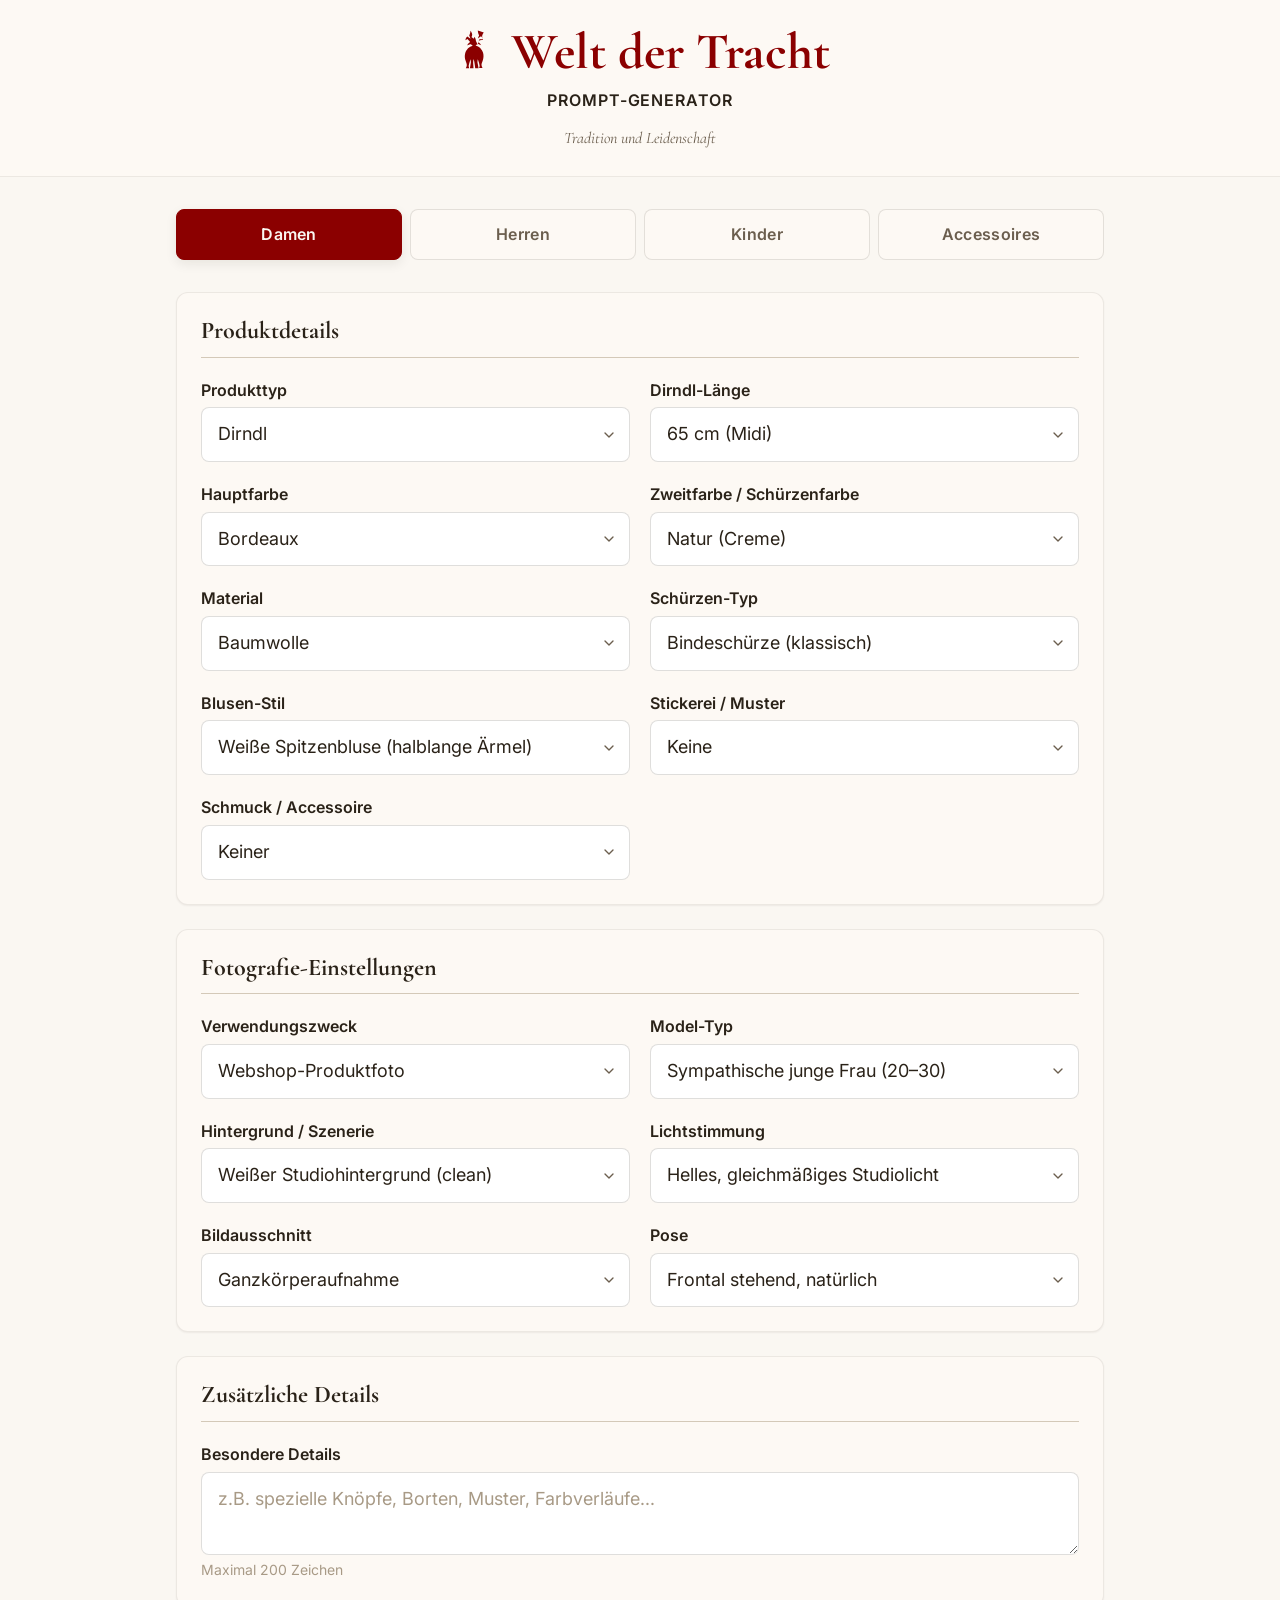
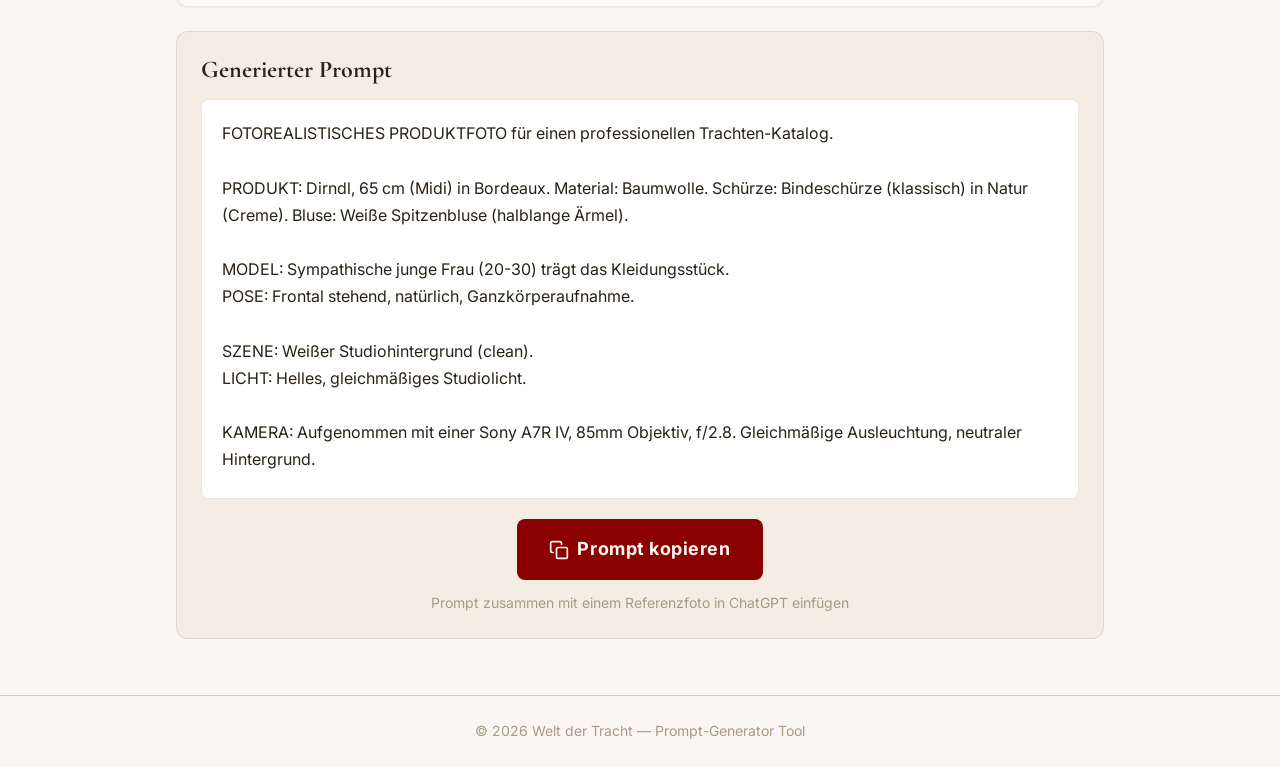
<file: index.html>
<!DOCTYPE html>
<html lang="de" data-theme="light">
<head>
  <meta charset="UTF-8">
  <meta name="viewport" content="width=device-width, initial-scale=1.0">
  <title>Welt der Tracht — Prompt-Generator</title>
  <meta name="description" content="Professioneller Prompt-Generator für fotorealistische Trachten-Produktbilder mit ChatGPT / DALL-E">

  <!-- Fonts -->
  <link rel="preconnect" href="https://fonts.googleapis.com">
  <link rel="preconnect" href="https://fonts.gstatic.com" crossorigin>
  <link href="https://fonts.googleapis.com/css2?family=Cormorant+Garamond:ital,wght@0,400;0,600;0,700;1,400&family=Inter:wght@300..700&display=swap" rel="stylesheet">

    <link rel="stylesheet" href="styles.css">

</head>
<body>

<a href="#main-content" class="skip-link">Zum Inhalt springen</a>

<!-- ============================================
     HEADER
     ============================================ -->
<header class="site-header">
  <div class="header-inner">
    <div class="header-logo-row">
      <!-- Stag Silhouette SVG -->
      <svg class="deer-icon" viewBox="0 0 512 512" fill="currentColor" aria-hidden="true">
        <path d="M350 48c0 0-18 22-18 40s8 28 8 28l-24 18-8-20c0 0-16 24-16 44l-8 18-18-38c0-20-16-44-16-44l-8 20-24-18c0 0 8-10 8-28s-18-40-18-40c0 0-2 34-14 50l14 36-34-24c0 0-20 16-20 40l22-12 28 32c0 0-24 14-32 36 12-8 28-14 40-14l20 16c-38 8-68 40-80 78-8 28-6 58 4 84l10 28c4 10 4 22 0 32l-8 18h36l-6-22 6-28 14-44c2 8 4 20 4 34l-6 38-4 22h38l-2-28-2-32c0-12 2-26 6-38 2 8 4 18 6 28l6 36 4 34h36l-4-20-8-42c0-14 2-26 4-34l14 44 6 28-6 22h36l-8-18c-4-10-4-22 0-32l10-28c10-26 12-56 4-84-12-38-42-70-80-78l20-16c12 0 28 6 40 14-8-22-32-36-32-36l28-32 22 12c0-24-20-40-20-40l-34 24 14-36c-12-16-14-50-14-50z"/>
      </svg>
      <h1 class="header-brand">Welt der Tracht</h1>
    </div>
    <p class="header-subtitle">Prompt-Generator</p>
    <p class="header-tagline">Tradition und Leidenschaft</p>
  </div>
</header>

<!-- ============================================
     MAIN CONTENT
     ============================================ -->
<main id="main-content">

  <!-- CATEGORY TABS -->
  <nav class="category-tabs" role="tablist" aria-label="Produktkategorie">
    <button class="category-tab" role="tab" aria-selected="true" data-category="damen" id="tab-damen" aria-controls="panel-form">Damen</button>
    <button class="category-tab" role="tab" aria-selected="false" data-category="herren" id="tab-herren" aria-controls="panel-form">Herren</button>
    <button class="category-tab" role="tab" aria-selected="false" data-category="kinder" id="tab-kinder" aria-controls="panel-form">Kinder</button>
    <button class="category-tab" role="tab" aria-selected="false" data-category="accessoires" id="tab-accessoires" aria-controls="panel-form">Accessoires</button>
  </nav>

  <!-- FORM -->
  <form id="panel-form" role="tabpanel" aria-label="Produktkonfiguration">

    <!-- SECTION: Product Details -->
    <section class="form-section" id="section-product">
      <h2 class="form-section-title">Produktdetails</h2>
      <div class="form-grid">

        <!-- DAMEN fields -->
        <div class="form-group" id="fg-damen-produkttyp">
          <label class="form-label" for="damen-produkttyp">Produkttyp</label>
          <select class="form-select" id="damen-produkttyp">
            <option value="Dirndl">Dirndl</option>
            <option value="Mieder">Mieder (Bodice)</option>
            <option value="Bluse">Bluse</option>
            <option value="Trachtenrock">Trachtenrock</option>
            <option value="Trachtenhose">Trachtenhose</option>
            <option value="Janker/Jacke">Janker / Jacke</option>
            <option value="Schürze">Schürze</option>
          </select>
        </div>

        <div class="form-group" id="fg-damen-dirndllaenge">
          <label class="form-label" for="damen-dirndllaenge">Dirndl-Länge</label>
          <select class="form-select" id="damen-dirndllaenge">
            <option value="50 cm (Mini)">50 cm (Mini)</option>
            <option value="60 cm (Midi kurz)">60 cm (Midi kurz)</option>
            <option value="65 cm (Midi)" selected>65 cm (Midi)</option>
            <option value="70 cm (Midi lang)">70 cm (Midi lang)</option>
            <option value="80 cm (Lang)">80 cm (Lang)</option>
          </select>
        </div>

        <div class="form-group" id="fg-damen-hauptfarbe">
          <label class="form-label" for="damen-hauptfarbe">Hauptfarbe</label>
          <select class="form-select" id="damen-hauptfarbe">
            <option value="Bordeaux">Bordeaux</option>
            <option value="Tannengrün">Tannengrün</option>
            <option value="Marine (Navy)">Marine (Navy)</option>
            <option value="Schwarz">Schwarz</option>
            <option value="Anthrazit">Anthrazit</option>
            <option value="Rot">Rot</option>
            <option value="Natur (Creme)">Natur (Creme)</option>
            <option value="Petrol">Petrol</option>
            <option value="Rosa">Rosa</option>
            <option value="Flieder">Flieder</option>
            <option value="Weinrot">Weinrot</option>
          </select>
        </div>

        <div class="form-group" id="fg-damen-zweitfarbe">
          <label class="form-label" for="damen-zweitfarbe">Zweitfarbe / Schürzenfarbe</label>
          <select class="form-select" id="damen-zweitfarbe">
            <option value="Bordeaux">Bordeaux</option>
            <option value="Tannengrün">Tannengrün</option>
            <option value="Marine (Navy)">Marine (Navy)</option>
            <option value="Schwarz">Schwarz</option>
            <option value="Anthrazit">Anthrazit</option>
            <option value="Rot">Rot</option>
            <option value="Natur (Creme)" selected>Natur (Creme)</option>
            <option value="Petrol">Petrol</option>
            <option value="Rosa">Rosa</option>
            <option value="Flieder">Flieder</option>
            <option value="Weinrot">Weinrot</option>
          </select>
        </div>

        <div class="form-group" id="fg-damen-material">
          <label class="form-label" for="damen-material">Material</label>
          <select class="form-select" id="damen-material">
            <option value="Baumwolle">Baumwolle</option>
            <option value="Leinen">Leinen</option>
            <option value="Baumwolle-Leinen-Mix">Baumwolle-Leinen-Mix</option>
            <option value="Samt">Samt</option>
            <option value="Seide">Seide</option>
            <option value="Brokat">Brokat</option>
          </select>
        </div>

        <div class="form-group" id="fg-damen-schuerzentyp">
          <label class="form-label" for="damen-schuerzentyp">Schürzen-Typ</label>
          <select class="form-select" id="damen-schuerzentyp">
            <option value="Bindeschürze (klassisch)">Bindeschürze (klassisch)</option>
            <option value="Schürze mit Schließe">Schürze mit Schließe</option>
            <option value="Glitzer-Schürze">Glitzer-Schürze</option>
            <option value="Spitzenschürze">Spitzenschürze</option>
            <option value="Ohne Schürze">Ohne Schürze</option>
          </select>
        </div>

        <div class="form-group" id="fg-damen-blusenstil">
          <label class="form-label" for="damen-blusenstil">Blusen-Stil</label>
          <select class="form-select" id="damen-blusenstil">
            <option value="Weiße Spitzenbluse (halblange Ärmel)">Weiße Spitzenbluse (halblange Ärmel)</option>
            <option value="Weiße Bluse (lange Ärmel)">Weiße Bluse (lange Ärmel)</option>
            <option value="Carmenbluse (schulterfrei)">Carmenbluse (schulterfrei)</option>
            <option value="Stehkragenbluse">Stehkragenbluse</option>
            <option value="Keine Bluse sichtbar">Keine Bluse sichtbar</option>
          </select>
        </div>

        <div class="form-group" id="fg-damen-stickerei">
          <label class="form-label" for="damen-stickerei">Stickerei / Muster</label>
          <select class="form-select" id="damen-stickerei">
            <option value="Keine">Keine</option>
            <option value="Blumenstickerei">Blumenstickerei</option>
            <option value="Edelweiß-Motiv">Edelweiß-Motiv</option>
            <option value="Hirsch-Motiv">Hirsch-Motiv</option>
            <option value="Herzstickerei">Herzstickerei</option>
            <option value="Ranken-Muster">Ranken-Muster</option>
          </select>
        </div>

        <div class="form-group" id="fg-damen-schmuck">
          <label class="form-label" for="damen-schmuck">Schmuck / Accessoire</label>
          <select class="form-select" id="damen-schmuck">
            <option value="Keiner">Keiner</option>
            <option value="Herz-Halskette Silber">Herz-Halskette Silber</option>
            <option value="Charivari">Charivari</option>
            <option value="Edelweiß-Brosche">Edelweiß-Brosche</option>
            <option value="Perlenkette">Perlenkette</option>
          </select>
        </div>

        <!-- HERREN fields -->
        <div class="form-group field-hidden" id="fg-herren-produkttyp">
          <label class="form-label" for="herren-produkttyp">Produkttyp</label>
          <select class="form-select" id="herren-produkttyp">
            <option value="Lederhose kurz">Lederhose kurz</option>
            <option value="Lederhose knielang">Lederhose knielang</option>
            <option value="Lederhose halblang">Lederhose halblang</option>
            <option value="Trachtenhemd">Trachtenhemd</option>
            <option value="Trachtenweste">Trachtenweste</option>
            <option value="Janker">Janker</option>
            <option value="Haferlschuhe">Haferlschuhe</option>
            <option value="Loferl">Loferl</option>
          </select>
        </div>

        <div class="form-group field-hidden" id="fg-herren-lederfarbe">
          <label class="form-label" for="herren-lederfarbe">Leder-Farbe</label>
          <select class="form-select" id="herren-lederfarbe">
            <option value="Natur (Hellbraun)">Natur (Hellbraun)</option>
            <option value="Kastanie (Dunkelbraun)">Kastanie (Dunkelbraun)</option>
            <option value="Schwarz">Schwarz</option>
            <option value="Grau">Grau</option>
            <option value="Wildbock">Wildbock</option>
          </select>
        </div>

        <div class="form-group field-hidden" id="fg-herren-material">
          <label class="form-label" for="herren-material">Material</label>
          <select class="form-select" id="herren-material">
            <option value="Hirschleder">Hirschleder</option>
            <option value="Ziegenleder">Ziegenleder</option>
            <option value="Rindsvelour">Rindsvelour</option>
            <option value="Baumwolle">Baumwolle</option>
            <option value="Leinen">Leinen</option>
            <option value="Loden">Loden</option>
          </select>
        </div>

        <div class="form-group field-hidden" id="fg-herren-hemdstil">
          <label class="form-label" for="herren-hemdstil">Hemd-Stil</label>
          <select class="form-select" id="herren-hemdstil">
            <option value="Weiß klassisch">Weiß klassisch</option>
            <option value="Kariert (rot-weiß)">Kariert (rot-weiß)</option>
            <option value="Kariert (blau-weiß)">Kariert (blau-weiß)</option>
            <option value="Kariert (grün-weiß)">Kariert (grün-weiß)</option>
            <option value="Stehkragen weiß">Stehkragen weiß</option>
          </select>
        </div>

        <div class="form-group field-hidden" id="fg-herren-weste">
          <label class="form-label" for="herren-weste">Weste</label>
          <select class="form-select" id="herren-weste">
            <option value="Keine">Keine</option>
            <option value="Samtweste">Samtweste</option>
            <option value="Strickweste">Strickweste</option>
            <option value="Trachtenweste mit Stickerei">Trachtenweste mit Stickerei</option>
          </select>
        </div>

        <div class="form-group field-hidden" id="fg-herren-stickerei">
          <label class="form-label" for="herren-stickerei">Stickerei</label>
          <select class="form-select" id="herren-stickerei">
            <option value="Keine">Keine</option>
            <option value="Eichenlaubstickerei">Eichenlaubstickerei</option>
            <option value="Hirsch-Motiv">Hirsch-Motiv</option>
            <option value="Edelweiß">Edelweiß</option>
            <option value="Klassisch dezent">Klassisch dezent</option>
          </select>
        </div>

        <div class="form-group field-hidden" id="fg-herren-accessoire">
          <label class="form-label" for="herren-accessoire">Accessoire</label>
          <select class="form-select" id="herren-accessoire">
            <option value="Keiner">Keiner</option>
            <option value="Charivari">Charivari</option>
            <option value="Trachtengürtel">Trachtengürtel</option>
            <option value="Haferlschuhe">Haferlschuhe</option>
            <option value="Loferl">Loferl</option>
            <option value="Trachtenhut">Trachtenhut</option>
          </select>
        </div>

        <!-- KINDER fields -->
        <div class="form-group field-hidden" id="fg-kinder-typ">
          <label class="form-label" for="kinder-typ">Typ</label>
          <select class="form-select" id="kinder-typ">
            <option value="Kinderdirndl (Madl)">Kinderdirndl (Madl)</option>
            <option value="Kinder-Lederhose (Buam)">Kinder-Lederhose (Buam)</option>
            <option value="Kinderhemd">Kinderhemd</option>
            <option value="Kinderweste">Kinderweste</option>
          </select>
        </div>

        <div class="form-group field-hidden" id="fg-kinder-hauptfarbe">
          <label class="form-label" for="kinder-hauptfarbe">Hauptfarbe</label>
          <select class="form-select" id="kinder-hauptfarbe">
            <option value="Bordeaux">Bordeaux</option>
            <option value="Tannengrün">Tannengrün</option>
            <option value="Marine (Navy)">Marine (Navy)</option>
            <option value="Schwarz">Schwarz</option>
            <option value="Anthrazit">Anthrazit</option>
            <option value="Rot">Rot</option>
            <option value="Natur (Creme)">Natur (Creme)</option>
            <option value="Petrol">Petrol</option>
            <option value="Rosa">Rosa</option>
            <option value="Flieder">Flieder</option>
            <option value="Weinrot">Weinrot</option>
          </select>
        </div>

        <div class="form-group full-width field-hidden" id="fg-kinder-details">
          <label class="form-label" for="kinder-details">Details</label>
          <input type="text" class="form-input" id="kinder-details" placeholder="z.B. Rüschen, Hosenträger, Stickerei..." maxlength="200">
        </div>

        <!-- ACCESSOIRES fields -->
        <div class="form-group field-hidden" id="fg-acc-typ">
          <label class="form-label" for="acc-typ">Typ</label>
          <select class="form-select" id="acc-typ">
            <option value="Charivari">Charivari</option>
            <option value="Trachtentasche">Trachtentasche</option>
            <option value="Trachtengürtel">Trachtengürtel</option>
            <option value="Dirndl-BH">Dirndl-BH</option>
            <option value="Tuch/Schal">Tuch / Schal</option>
            <option value="Taschenmesser">Taschenmesser</option>
          </select>
        </div>

        <div class="form-group field-hidden" id="fg-acc-material">
          <label class="form-label" for="acc-material">Material</label>
          <select class="form-select" id="acc-material">
            <option value="Leder">Leder</option>
            <option value="Silber">Silber</option>
            <option value="Messing">Messing</option>
            <option value="Stoff">Stoff</option>
            <option value="Hirschhorn">Hirschhorn</option>
          </select>
        </div>

        <div class="form-group full-width field-hidden" id="fg-acc-details">
          <label class="form-label" for="acc-details">Details</label>
          <input type="text" class="form-input" id="acc-details" placeholder="z.B. Prägung, Verzierung, Farbe..." maxlength="200">
        </div>

      </div>
    </section>

    <!-- SECTION: Photography Settings -->
    <section class="form-section" id="section-photo">
      <h2 class="form-section-title">Fotografie-Einstellungen</h2>
      <div class="form-grid">

        <div class="form-group">
          <label class="form-label" for="verwendungszweck">Verwendungszweck</label>
          <select class="form-select" id="verwendungszweck">
            <option value="webshop">Webshop-Produktfoto</option>
            <option value="social">Social Media / Werbung</option>
            <option value="katalog">Katalog-Doppelseite</option>
          </select>
        </div>

        <div class="form-group">
          <label class="form-label" for="model-typ">Model-Typ</label>
          <select class="form-select" id="model-typ">
            <option value="Sympathische junge Frau (20-30)">Sympathische junge Frau (20–30)</option>
            <option value="Elegante Frau (30-45)">Elegante Frau (30–45)</option>
            <option value="Frau im Madl-Stil (bayerisch, natürlich)">Frau im Madl-Stil (bayerisch, natürlich)</option>
            <option value="Kerniger junger Mann (25-35)">Kerniger junger Mann (25–35)</option>
            <option value="Eleganter Mann (35-50)">Eleganter Mann (35–50)</option>
            <option value="Fröhliches Mädchen (Madl, 6-12)">Fröhliches Mädchen (Madl, 6–12)</option>
            <option value="Fröhlicher Bub (Buam, 6-12)">Fröhlicher Bub (Buam, 6–12)</option>
            <option value="kein-model">Kein Model (Produkt-Flatlay / Mannequin)</option>
          </select>
        </div>

        <div class="form-group">
          <label class="form-label" for="hintergrund">Hintergrund / Szenerie</label>
          <select class="form-select" id="hintergrund">
            <!-- Options populated dynamically -->
          </select>
        </div>

        <div class="form-group">
          <label class="form-label" for="lichtstimmung">Lichtstimmung</label>
          <select class="form-select" id="lichtstimmung">
            <option value="Helles, gleichmäßiges Studiolicht">Helles, gleichmäßiges Studiolicht</option>
            <option value="Warmes Sonnenlicht (Golden Hour)">Warmes Sonnenlicht (Golden Hour)</option>
            <option value="Natürliches Tageslicht (draußen)">Natürliches Tageslicht (draußen)</option>
            <option value="Weiches Morgenlicht">Weiches Morgenlicht</option>
            <option value="Dramatisches Seitenlicht">Dramatisches Seitenlicht</option>
          </select>
        </div>

        <div class="form-group">
          <label class="form-label" for="bildausschnitt">Bildausschnitt</label>
          <select class="form-select" id="bildausschnitt">
            <option value="Ganzkörperaufnahme">Ganzkörperaufnahme</option>
            <option value="Dreiviertel-Aufnahme (bis Knie)">Dreiviertel-Aufnahme (bis Knie)</option>
            <option value="Portrait (Hüfte aufwärts)">Portrait (Hüfte aufwärts)</option>
            <option value="Detail-Aufnahme (Nahaufnahme Stoff/Stickerei)">Detail-Aufnahme (Nahaufnahme)</option>
          </select>
        </div>

        <div class="form-group">
          <label class="form-label" for="pose">Pose</label>
          <select class="form-select" id="pose">
            <option value="Frontal stehend, natürlich">Frontal stehend, natürlich</option>
            <option value="Leichte 45°-Drehung">Leichte 45°-Drehung</option>
            <option value="Seitlich mit Blick zur Kamera">Seitlich mit Blick zur Kamera</option>
            <option value="Sitzend auf Holzbank">Sitzend auf Holzbank</option>
            <option value="In Bewegung (gehend)">In Bewegung (gehend)</option>
          </select>
        </div>

      </div>
    </section>

    <!-- SECTION: Additional Details -->
    <section class="form-section" id="section-details">
      <h2 class="form-section-title">Zusätzliche Details</h2>
      <div class="form-grid">
        <div class="form-group full-width">
          <label class="form-label" for="freitext">Besondere Details</label>
          <textarea class="form-textarea" id="freitext" placeholder="z.B. spezielle Knöpfe, Borten, Muster, Farbverläufe..." maxlength="200"></textarea>
          <span class="form-hint">Maximal 200 Zeichen</span>
        </div>
      </div>
    </section>

  </form>

  <!-- OUTPUT -->
  <section class="output-section" id="section-output" aria-live="polite">
    <h2 class="output-title">Generierter Prompt</h2>
    <div class="output-box" id="prompt-output" role="status"></div>
    <div class="output-actions">
      <button class="btn-copy" id="btn-copy" type="button" aria-label="Prompt in Zwischenablage kopieren">
        <svg viewBox="0 0 24 24" fill="none" stroke="currentColor" stroke-width="2" stroke-linecap="round" stroke-linejoin="round" aria-hidden="true">
          <rect x="9" y="9" width="13" height="13" rx="2" ry="2"/>
          <path d="M5 15H4a2 2 0 01-2-2V4a2 2 0 012-2h9a2 2 0 012 2v1"/>
        </svg>
        Prompt kopieren
      </button>
      <p class="output-hint">Prompt zusammen mit einem Referenzfoto in ChatGPT einfügen</p>
    </div>
  </section>

</main>

<!-- TOAST -->
<div class="toast" id="toast" aria-live="assertive">Prompt kopiert!</div>

<!-- FOOTER -->
<footer class="site-footer">
  &copy; 2026 Welt der Tracht &mdash; Prompt-Generator Tool
</footer>

  <script src="app.js" defer></script>


</body>
</html>
</file>
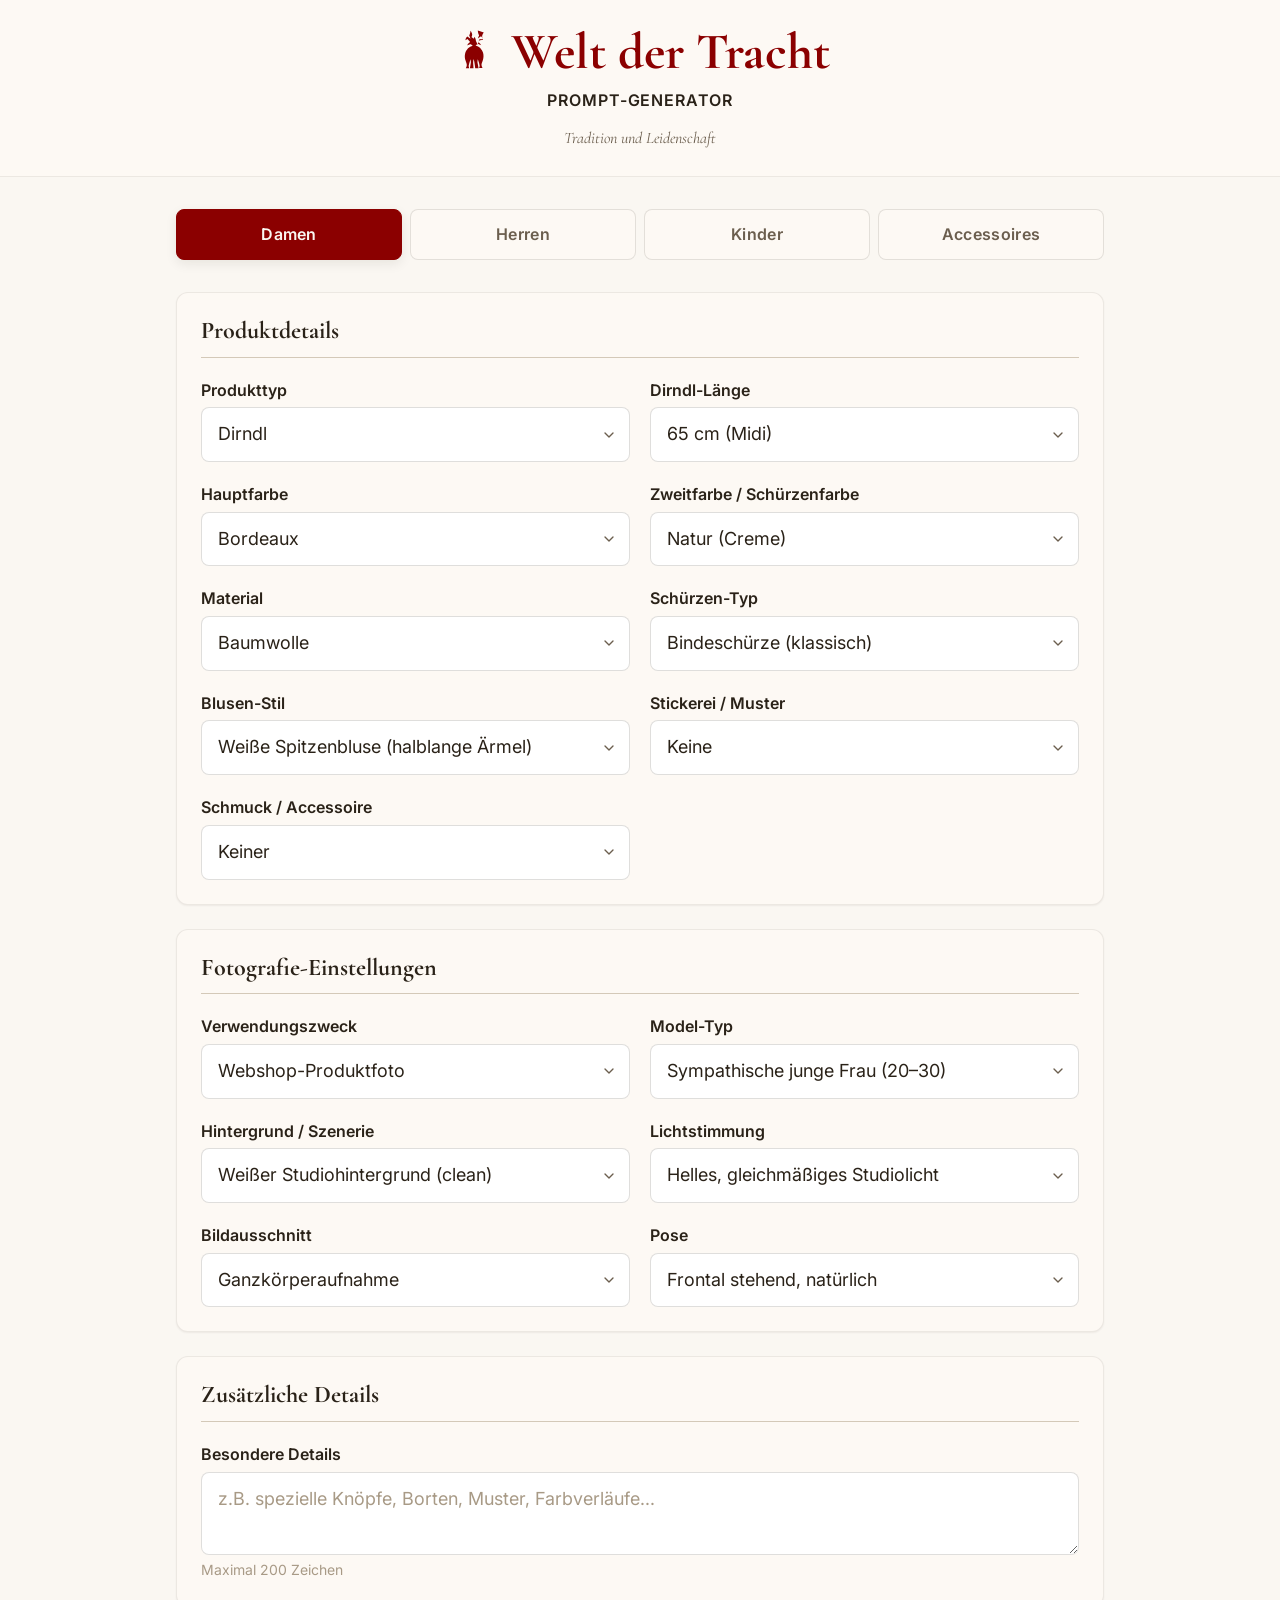
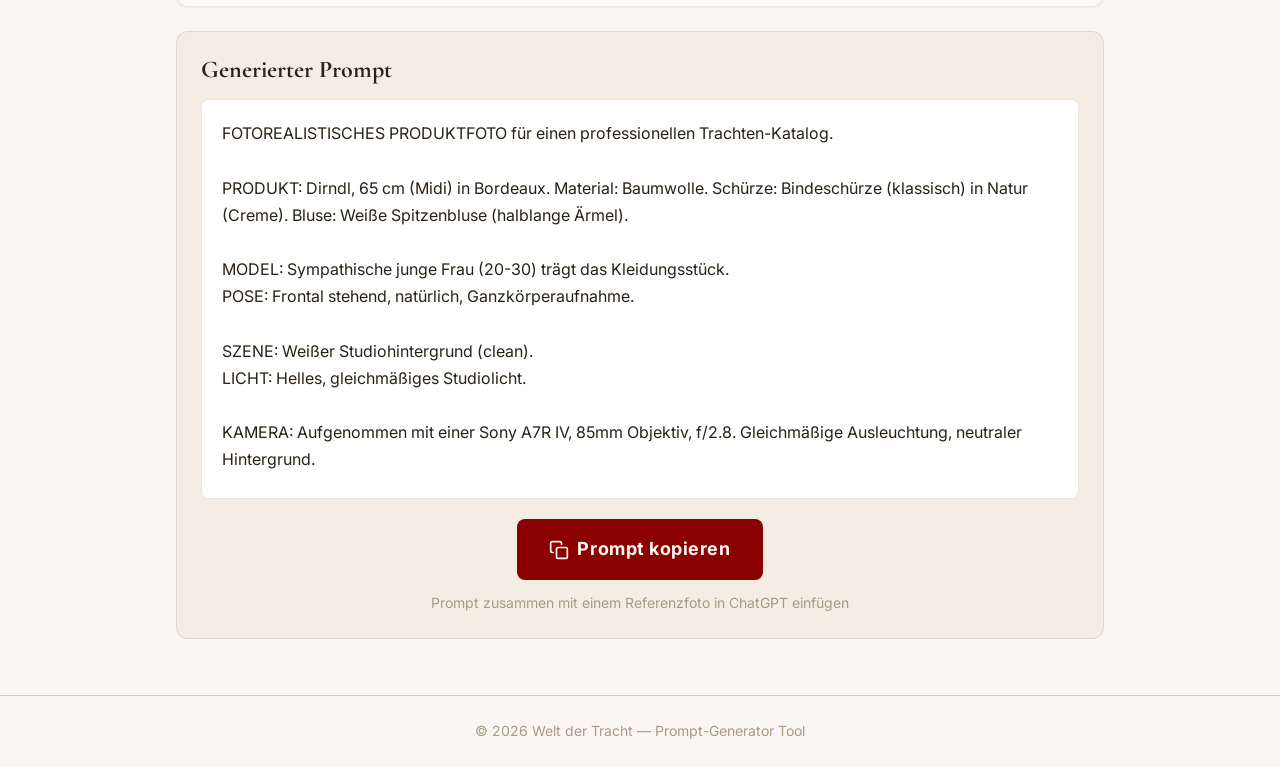
<file: Welt der Tracht Prompt Generator.html>
<!DOCTYPE html>
<html lang="de" data-theme="light">
<head>
  <meta charset="UTF-8">
  <meta name="viewport" content="width=device-width, initial-scale=1.0">
  <title>Welt der Tracht — Prompt-Generator</title>
  <meta name="description" content="Professioneller Prompt-Generator für fotorealistische Trachten-Produktbilder mit ChatGPT / DALL-E">

  <!-- Fonts -->
  <link rel="preconnect" href="https://fonts.googleapis.com">
  <link rel="preconnect" href="https://fonts.gstatic.com" crossorigin>
  <link href="https://fonts.googleapis.com/css2?family=Cormorant+Garamond:ital,wght@0,400;0,600;0,700;1,400&family=Inter:wght@300..700&display=swap" rel="stylesheet">

  <style>
    /* ============================================
       BASE RESET
       ============================================ */
    *, *::before, *::after { box-sizing: border-box; margin: 0; padding: 0; }

    html {
      -moz-text-size-adjust: none;
      -webkit-text-size-adjust: none;
      text-size-adjust: none;
      -webkit-font-smoothing: antialiased;
      -moz-osx-font-smoothing: grayscale;
      text-rendering: optimizeLegibility;
      scroll-behavior: smooth;
      hanging-punctuation: first last;
    }

    img, picture, video, canvas, svg { display: block; max-width: 100%; height: auto; }
    ul[role="list"], ol[role="list"] { list-style: none; }
    input, button, textarea, select { font: inherit; color: inherit; }
    h1, h2, h3, h4, h5, h6 { text-wrap: balance; line-height: 1.15; }
    p, li, figcaption { text-wrap: pretty; max-width: 72ch; }
    button { cursor: pointer; background: none; border: none; }
    table { border-collapse: collapse; width: 100%; }

    :focus-visible {
      outline: 2px solid var(--color-primary);
      outline-offset: 3px;
      border-radius: var(--radius-sm);
    }

    @media (prefers-reduced-motion: reduce) {
      *, *::before, *::after {
        animation-duration: 0.01ms !important;
        animation-iteration-count: 1 !important;
        transition-duration: 0.01ms !important;
        scroll-behavior: auto !important;
      }
    }

    .sr-only {
      position: absolute; width: 1px; height: 1px; padding: 0;
      margin: -1px; overflow: hidden; clip: rect(0,0,0,0);
      white-space: nowrap; border-width: 0;
    }

    /* ============================================
       DESIGN TOKENS
       ============================================ */
    :root {
      /* Type Scale */
      --text-xs:   clamp(0.75rem,  0.7rem  + 0.25vw, 0.875rem);
      --text-sm:   clamp(0.875rem, 0.8rem  + 0.35vw, 1rem);
      --text-base: clamp(1rem,     0.9rem  + 0.5vw,  1.125rem);
      --text-lg:   clamp(1.125rem, 0.95rem + 0.85vw, 1.5rem);
      --text-xl:   clamp(1.5rem,   1rem    + 1.5vw,  2.25rem);
      --text-2xl:  clamp(2rem,     1.2rem  + 2.5vw,  3.5rem);

      /* Spacing (4px grid) */
      --space-1:  0.25rem;
      --space-2:  0.5rem;
      --space-3:  0.75rem;
      --space-4:  1rem;
      --space-5:  1.25rem;
      --space-6:  1.5rem;
      --space-8:  2rem;
      --space-10: 2.5rem;
      --space-12: 3rem;
      --space-16: 4rem;
      --space-20: 5rem;
      --space-24: 6rem;

      /* Fonts */
      --font-display: 'Cormorant Garamond', 'Georgia', serif;
      --font-body: 'Inter', 'Helvetica Neue', sans-serif;

      /* Radius */
      --radius-sm: 0.375rem;
      --radius-md: 0.5rem;
      --radius-lg: 0.75rem;
      --radius-xl: 1rem;
      --radius-full: 9999px;

      /* Transition */
      --transition-interactive: 180ms cubic-bezier(0.16, 1, 0.3, 1);

      /* Content widths */
      --content-narrow: 640px;
      --content-default: 960px;
      --content-wide: 1200px;

      /* ============================================
         WELT DER TRACHT PALETTE
         Warm cream + Deep Red + Charcoal Brown
         ============================================ */

      /* Surfaces */
      --color-bg:               #faf7f2;
      --color-surface:          #fdf9f4;
      --color-surface-2:        #ffffff;
      --color-surface-offset:   #f3ede4;
      --color-surface-offset-2: #eae3d8;
      --color-surface-dynamic:  #e0d8cb;
      --color-divider:          #d4c9b8;
      --color-border:           #c9bca8;

      /* Text */
      --color-text:         #2a2218;
      --color-text-muted:   #6b5e4e;
      --color-text-faint:   #a89a86;
      --color-text-inverse: #faf7f2;

      /* Primary (Deep Red / Bordeaux) */
      --color-primary:           #8B0000;
      --color-primary-hover:     #6e0000;
      --color-primary-active:    #520000;
      --color-primary-highlight: #f0ddd5;

      /* Success */
      --color-success:           #3d6b35;
      --color-success-highlight: #d5e2d0;

      /* Shadows */
      --shadow-sm: 0 1px 2px oklch(0.2 0.02 60 / 0.06);
      --shadow-md: 0 4px 12px oklch(0.2 0.02 60 / 0.08);
      --shadow-lg: 0 12px 32px oklch(0.2 0.02 60 / 0.12);
    }

    ::selection {
      background: oklch(from var(--color-primary) l c h / 0.2);
      color: var(--color-text);
    }

    body {
      min-height: 100dvh;
      line-height: 1.6;
      font-family: var(--font-body);
      font-size: var(--text-base);
      color: var(--color-text);
      background-color: var(--color-bg);
      display: flex;
      flex-direction: column;
    }

    /* ============================================
       HEADER
       ============================================ */
    .site-header {
      background: var(--color-surface);
      border-bottom: 1px solid oklch(from var(--color-text) l c h / 0.08);
      padding: var(--space-6) var(--space-4);
      text-align: center;
    }

    .header-inner {
      max-width: var(--content-default);
      margin-inline: auto;
      display: flex;
      flex-direction: column;
      align-items: center;
      gap: var(--space-2);
    }

    .header-logo-row {
      display: flex;
      align-items: center;
      gap: var(--space-3);
    }

    .deer-icon {
      width: 40px;
      height: 40px;
      color: var(--color-primary);
      flex-shrink: 0;
    }

    .header-brand {
      font-family: var(--font-display);
      font-size: var(--text-2xl);
      font-weight: 700;
      color: var(--color-primary);
      line-height: 1.1;
    }

    .header-subtitle {
      font-family: var(--font-body);
      font-size: var(--text-sm);
      font-weight: 600;
      color: var(--color-text);
      letter-spacing: 0.06em;
      text-transform: uppercase;
    }

    .header-tagline {
      font-family: var(--font-display);
      font-size: var(--text-sm);
      font-style: italic;
      color: var(--color-text-muted);
      margin-top: var(--space-1);
    }

    @media (min-width: 768px) {
      .deer-icon { width: 48px; height: 48px; }
    }

    /* ============================================
       SKIP LINK
       ============================================ */
    .skip-link {
      position: absolute;
      top: -100%;
      left: var(--space-4);
      background: var(--color-primary);
      color: var(--color-text-inverse);
      padding: var(--space-2) var(--space-4);
      border-radius: var(--radius-md);
      font-size: var(--text-sm);
      font-weight: 600;
      z-index: 1000;
      text-decoration: none;
    }
    .skip-link:focus {
      top: var(--space-2);
    }

    /* ============================================
       MAIN CONTENT
       ============================================ */
    main {
      flex: 1;
      max-width: var(--content-default);
      margin-inline: auto;
      padding: var(--space-8) var(--space-4);
      width: 100%;
    }

    /* ============================================
       CATEGORY TABS
       ============================================ */
    .category-tabs {
      display: flex;
      gap: var(--space-2);
      margin-bottom: var(--space-8);
      flex-wrap: wrap;
    }

    .category-tab {
      flex: 1;
      min-width: 120px;
      padding: var(--space-3) var(--space-4);
      font-family: var(--font-body);
      font-size: var(--text-sm);
      font-weight: 600;
      letter-spacing: 0.02em;
      border: 1px solid oklch(from var(--color-text) l c h / 0.12);
      border-radius: var(--radius-md);
      background: var(--color-surface);
      color: var(--color-text-muted);
      transition: background var(--transition-interactive),
                  color var(--transition-interactive),
                  border-color var(--transition-interactive),
                  box-shadow var(--transition-interactive),
                  transform var(--transition-interactive);
      text-align: center;
      cursor: pointer;
    }

    .category-tab:hover {
      background: var(--color-surface-offset);
      color: var(--color-text);
      transform: translateY(-1px);
      box-shadow: var(--shadow-sm);
    }

    .category-tab:active {
      transform: translateY(0);
      box-shadow: none;
    }

    .category-tab[aria-selected="true"] {
      background: var(--color-primary);
      color: var(--color-text-inverse);
      border-color: var(--color-primary);
      box-shadow: var(--shadow-md);
    }

    .category-tab[aria-selected="true"]:hover {
      background: var(--color-primary-hover);
      color: var(--color-text-inverse);
    }

    /* ============================================
       FORM SECTIONS
       ============================================ */
    .form-section {
      background: var(--color-surface);
      border: 1px solid oklch(from var(--color-text) l c h / 0.08);
      border-radius: var(--radius-lg);
      padding: var(--space-6);
      margin-bottom: var(--space-6);
      box-shadow: var(--shadow-sm);
    }

    .form-section-title {
      font-family: var(--font-display);
      font-size: var(--text-lg);
      font-weight: 700;
      color: var(--color-text);
      margin-bottom: var(--space-5);
      padding-bottom: var(--space-3);
      border-bottom: 1px solid var(--color-divider);
    }

    .form-grid {
      display: grid;
      grid-template-columns: 1fr;
      gap: var(--space-5);
    }

    @media (min-width: 640px) {
      .form-grid {
        grid-template-columns: 1fr 1fr;
      }
    }

    .form-group {
      display: flex;
      flex-direction: column;
      gap: var(--space-1);
    }

    .form-group.full-width {
      grid-column: 1 / -1;
    }

    .form-label {
      font-size: var(--text-sm);
      font-weight: 600;
      color: var(--color-text);
    }

    .form-select,
    .form-input,
    .form-textarea {
      width: 100%;
      padding: var(--space-3) var(--space-4);
      border: 1px solid oklch(from var(--color-text) l c h / 0.15);
      border-radius: var(--radius-md);
      background: var(--color-surface-2);
      font-size: var(--text-base);
      color: var(--color-text);
      transition: border-color var(--transition-interactive),
                  box-shadow var(--transition-interactive);
      appearance: none;
      -webkit-appearance: none;
    }

    .form-select {
      background-image: url("data:image/svg+xml,%3Csvg xmlns='http://www.w3.org/2000/svg' width='16' height='16' viewBox='0 0 24 24' fill='none' stroke='%236b5e4e' stroke-width='2' stroke-linecap='round' stroke-linejoin='round'%3E%3Cpath d='M6 9l6 6 6-6'/%3E%3C/svg%3E");
      background-repeat: no-repeat;
      background-position: right var(--space-3) center;
      background-size: 16px;
      padding-right: var(--space-10);
      cursor: pointer;
    }

    .form-select:focus,
    .form-input:focus,
    .form-textarea:focus {
      outline: none;
      border-color: var(--color-primary);
      box-shadow: 0 0 0 3px oklch(from var(--color-primary) l c h / 0.12);
    }

    .form-textarea {
      resize: vertical;
      min-height: 80px;
    }

    .form-select::placeholder,
    .form-input::placeholder,
    .form-textarea::placeholder {
      color: var(--color-text-faint);
    }

    .form-hint {
      font-size: var(--text-xs);
      color: var(--color-text-faint);
    }

    /* Hidden form fields with transition */
    .field-hidden {
      display: none;
    }

    /* ============================================
       OUTPUT SECTION
       ============================================ */
    .output-section {
      background: var(--color-surface-offset);
      border: 1px solid oklch(from var(--color-text) l c h / 0.1);
      border-radius: var(--radius-lg);
      padding: var(--space-6);
      margin-bottom: var(--space-6);
    }

    .output-title {
      font-family: var(--font-display);
      font-size: var(--text-lg);
      font-weight: 700;
      color: var(--color-text);
      margin-bottom: var(--space-4);
    }

    .output-box {
      background: var(--color-surface-2);
      border: 1px solid oklch(from var(--color-text) l c h / 0.1);
      border-radius: var(--radius-md);
      padding: var(--space-5);
      font-family: var(--font-body);
      font-size: var(--text-sm);
      line-height: 1.7;
      color: var(--color-text);
      white-space: pre-wrap;
      word-wrap: break-word;
      min-height: 180px;
      max-height: 400px;
      overflow-y: auto;
    }

    .output-actions {
      display: flex;
      flex-direction: column;
      align-items: center;
      gap: var(--space-3);
      margin-top: var(--space-5);
    }

    .btn-copy {
      display: inline-flex;
      align-items: center;
      justify-content: center;
      gap: var(--space-2);
      padding: var(--space-4) var(--space-8);
      background: var(--color-primary);
      color: var(--color-text-inverse);
      font-family: var(--font-body);
      font-size: var(--text-base);
      font-weight: 700;
      letter-spacing: 0.03em;
      border-radius: var(--radius-md);
      border: none;
      cursor: pointer;
      transition: background var(--transition-interactive),
                  transform var(--transition-interactive),
                  box-shadow var(--transition-interactive);
      min-height: 48px;
      min-width: 220px;
    }

    .btn-copy:hover {
      background: var(--color-primary-hover);
      transform: translateY(-1px);
      box-shadow: var(--shadow-md);
    }

    .btn-copy:active {
      background: var(--color-primary-active);
      transform: translateY(0);
      box-shadow: var(--shadow-sm);
    }

    .btn-copy svg {
      width: 20px;
      height: 20px;
      flex-shrink: 0;
    }

    .output-hint {
      font-size: var(--text-xs);
      color: var(--color-text-faint);
      text-align: center;
    }

    /* ============================================
       TOAST
       ============================================ */
    .toast {
      position: fixed;
      bottom: var(--space-8);
      left: 50%;
      transform: translateX(-50%) translateY(120px);
      background: var(--color-success);
      color: #fff;
      padding: var(--space-3) var(--space-6);
      border-radius: var(--radius-full);
      font-size: var(--text-sm);
      font-weight: 600;
      box-shadow: var(--shadow-lg);
      z-index: 1000;
      pointer-events: none;
      opacity: 0;
      transition: transform 350ms cubic-bezier(0.16, 1, 0.3, 1),
                  opacity 350ms cubic-bezier(0.16, 1, 0.3, 1);
    }

    .toast.show {
      transform: translateX(-50%) translateY(0);
      opacity: 1;
    }

    /* ============================================
       FOOTER
       ============================================ */
    .site-footer {
      text-align: center;
      padding: var(--space-6) var(--space-4);
      font-size: var(--text-xs);
      color: var(--color-text-faint);
      border-top: 1px solid var(--color-divider);
      margin-top: auto;
    }

    /* ============================================
       RESPONSIVE
       ============================================ */
    @media (max-width: 639px) {
      .category-tab {
        min-width: calc(50% - var(--space-1));
        flex: none;
      }
      .form-section {
        padding: var(--space-4);
      }
      .output-section {
        padding: var(--space-4);
      }
      .btn-copy {
        width: 100%;
      }
    }
  </style>
</head>
<body>

<a href="#main-content" class="skip-link">Zum Inhalt springen</a>

<!-- ============================================
     HEADER
     ============================================ -->
<header class="site-header">
  <div class="header-inner">
    <div class="header-logo-row">
      <!-- Stag Silhouette SVG -->
      <svg class="deer-icon" viewBox="0 0 512 512" fill="currentColor" aria-hidden="true">
        <path d="M350 48c0 0-18 22-18 40s8 28 8 28l-24 18-8-20c0 0-16 24-16 44l-8 18-18-38c0-20-16-44-16-44l-8 20-24-18c0 0 8-10 8-28s-18-40-18-40c0 0-2 34-14 50l14 36-34-24c0 0-20 16-20 40l22-12 28 32c0 0-24 14-32 36 12-8 28-14 40-14l20 16c-38 8-68 40-80 78-8 28-6 58 4 84l10 28c4 10 4 22 0 32l-8 18h36l-6-22 6-28 14-44c2 8 4 20 4 34l-6 38-4 22h38l-2-28-2-32c0-12 2-26 6-38 2 8 4 18 6 28l6 36 4 34h36l-4-20-8-42c0-14 2-26 4-34l14 44 6 28-6 22h36l-8-18c-4-10-4-22 0-32l10-28c10-26 12-56 4-84-12-38-42-70-80-78l20-16c12 0 28 6 40 14-8-22-32-36-32-36l28-32 22 12c0-24-20-40-20-40l-34 24 14-36c-12-16-14-50-14-50z"/>
      </svg>
      <h1 class="header-brand">Welt der Tracht</h1>
    </div>
    <p class="header-subtitle">Prompt-Generator</p>
    <p class="header-tagline">Tradition und Leidenschaft</p>
  </div>
</header>

<!-- ============================================
     MAIN CONTENT
     ============================================ -->
<main id="main-content">

  <!-- CATEGORY TABS -->
  <nav class="category-tabs" role="tablist" aria-label="Produktkategorie">
    <button class="category-tab" role="tab" aria-selected="true" data-category="damen" id="tab-damen" aria-controls="panel-form">Damen</button>
    <button class="category-tab" role="tab" aria-selected="false" data-category="herren" id="tab-herren" aria-controls="panel-form">Herren</button>
    <button class="category-tab" role="tab" aria-selected="false" data-category="kinder" id="tab-kinder" aria-controls="panel-form">Kinder</button>
    <button class="category-tab" role="tab" aria-selected="false" data-category="accessoires" id="tab-accessoires" aria-controls="panel-form">Accessoires</button>
  </nav>

  <!-- FORM -->
  <form id="panel-form" role="tabpanel" aria-label="Produktkonfiguration" onsubmit="return false;">

    <!-- SECTION: Product Details -->
    <section class="form-section" id="section-product">
      <h2 class="form-section-title">Produktdetails</h2>
      <div class="form-grid">

        <!-- DAMEN fields -->
        <div class="form-group" id="fg-damen-produkttyp">
          <label class="form-label" for="damen-produkttyp">Produkttyp</label>
          <select class="form-select" id="damen-produkttyp">
            <option value="Dirndl">Dirndl</option>
            <option value="Mieder">Mieder (Bodice)</option>
            <option value="Bluse">Bluse</option>
            <option value="Trachtenrock">Trachtenrock</option>
            <option value="Trachtenhose">Trachtenhose</option>
            <option value="Janker/Jacke">Janker / Jacke</option>
            <option value="Schürze">Schürze</option>
          </select>
        </div>

        <div class="form-group" id="fg-damen-dirndllaenge">
          <label class="form-label" for="damen-dirndllaenge">Dirndl-Länge</label>
          <select class="form-select" id="damen-dirndllaenge">
            <option value="50 cm (Mini)">50 cm (Mini)</option>
            <option value="60 cm (Midi kurz)">60 cm (Midi kurz)</option>
            <option value="65 cm (Midi)" selected>65 cm (Midi)</option>
            <option value="70 cm (Midi lang)">70 cm (Midi lang)</option>
            <option value="80 cm (Lang)">80 cm (Lang)</option>
          </select>
        </div>

        <div class="form-group" id="fg-damen-hauptfarbe">
          <label class="form-label" for="damen-hauptfarbe">Hauptfarbe</label>
          <select class="form-select" id="damen-hauptfarbe">
            <option value="Bordeaux">Bordeaux</option>
            <option value="Tannengrün">Tannengrün</option>
            <option value="Marine (Navy)">Marine (Navy)</option>
            <option value="Schwarz">Schwarz</option>
            <option value="Anthrazit">Anthrazit</option>
            <option value="Rot">Rot</option>
            <option value="Natur (Creme)">Natur (Creme)</option>
            <option value="Petrol">Petrol</option>
            <option value="Rosa">Rosa</option>
            <option value="Flieder">Flieder</option>
            <option value="Weinrot">Weinrot</option>
          </select>
        </div>

        <div class="form-group" id="fg-damen-zweitfarbe">
          <label class="form-label" for="damen-zweitfarbe">Zweitfarbe / Schürzenfarbe</label>
          <select class="form-select" id="damen-zweitfarbe">
            <option value="Bordeaux">Bordeaux</option>
            <option value="Tannengrün">Tannengrün</option>
            <option value="Marine (Navy)">Marine (Navy)</option>
            <option value="Schwarz">Schwarz</option>
            <option value="Anthrazit">Anthrazit</option>
            <option value="Rot">Rot</option>
            <option value="Natur (Creme)" selected>Natur (Creme)</option>
            <option value="Petrol">Petrol</option>
            <option value="Rosa">Rosa</option>
            <option value="Flieder">Flieder</option>
            <option value="Weinrot">Weinrot</option>
          </select>
        </div>

        <div class="form-group" id="fg-damen-material">
          <label class="form-label" for="damen-material">Material</label>
          <select class="form-select" id="damen-material">
            <option value="Baumwolle">Baumwolle</option>
            <option value="Leinen">Leinen</option>
            <option value="Baumwolle-Leinen-Mix">Baumwolle-Leinen-Mix</option>
            <option value="Samt">Samt</option>
            <option value="Seide">Seide</option>
            <option value="Brokat">Brokat</option>
          </select>
        </div>

        <div class="form-group" id="fg-damen-schuerzentyp">
          <label class="form-label" for="damen-schuerzentyp">Schürzen-Typ</label>
          <select class="form-select" id="damen-schuerzentyp">
            <option value="Bindeschürze (klassisch)">Bindeschürze (klassisch)</option>
            <option value="Schürze mit Schließe">Schürze mit Schließe</option>
            <option value="Glitzer-Schürze">Glitzer-Schürze</option>
            <option value="Spitzenschürze">Spitzenschürze</option>
            <option value="Ohne Schürze">Ohne Schürze</option>
          </select>
        </div>

        <div class="form-group" id="fg-damen-blusenstil">
          <label class="form-label" for="damen-blusenstil">Blusen-Stil</label>
          <select class="form-select" id="damen-blusenstil">
            <option value="Weiße Spitzenbluse (halblange Ärmel)">Weiße Spitzenbluse (halblange Ärmel)</option>
            <option value="Weiße Bluse (lange Ärmel)">Weiße Bluse (lange Ärmel)</option>
            <option value="Carmenbluse (schulterfrei)">Carmenbluse (schulterfrei)</option>
            <option value="Stehkragenbluse">Stehkragenbluse</option>
            <option value="Keine Bluse sichtbar">Keine Bluse sichtbar</option>
          </select>
        </div>

        <div class="form-group" id="fg-damen-stickerei">
          <label class="form-label" for="damen-stickerei">Stickerei / Muster</label>
          <select class="form-select" id="damen-stickerei">
            <option value="Keine">Keine</option>
            <option value="Blumenstickerei">Blumenstickerei</option>
            <option value="Edelweiß-Motiv">Edelweiß-Motiv</option>
            <option value="Hirsch-Motiv">Hirsch-Motiv</option>
            <option value="Herzstickerei">Herzstickerei</option>
            <option value="Ranken-Muster">Ranken-Muster</option>
          </select>
        </div>

        <div class="form-group" id="fg-damen-schmuck">
          <label class="form-label" for="damen-schmuck">Schmuck / Accessoire</label>
          <select class="form-select" id="damen-schmuck">
            <option value="Keiner">Keiner</option>
            <option value="Herz-Halskette Silber">Herz-Halskette Silber</option>
            <option value="Charivari">Charivari</option>
            <option value="Edelweiß-Brosche">Edelweiß-Brosche</option>
            <option value="Perlenkette">Perlenkette</option>
          </select>
        </div>

        <!-- HERREN fields -->
        <div class="form-group field-hidden" id="fg-herren-produkttyp">
          <label class="form-label" for="herren-produkttyp">Produkttyp</label>
          <select class="form-select" id="herren-produkttyp">
            <option value="Lederhose kurz">Lederhose kurz</option>
            <option value="Lederhose knielang">Lederhose knielang</option>
            <option value="Lederhose halblang">Lederhose halblang</option>
            <option value="Trachtenhemd">Trachtenhemd</option>
            <option value="Trachtenweste">Trachtenweste</option>
            <option value="Janker">Janker</option>
            <option value="Haferlschuhe">Haferlschuhe</option>
            <option value="Loferl">Loferl</option>
          </select>
        </div>

        <div class="form-group field-hidden" id="fg-herren-lederfarbe">
          <label class="form-label" for="herren-lederfarbe">Leder-Farbe</label>
          <select class="form-select" id="herren-lederfarbe">
            <option value="Natur (Hellbraun)">Natur (Hellbraun)</option>
            <option value="Kastanie (Dunkelbraun)">Kastanie (Dunkelbraun)</option>
            <option value="Schwarz">Schwarz</option>
            <option value="Grau">Grau</option>
            <option value="Wildbock">Wildbock</option>
          </select>
        </div>

        <div class="form-group field-hidden" id="fg-herren-material">
          <label class="form-label" for="herren-material">Material</label>
          <select class="form-select" id="herren-material">
            <option value="Hirschleder">Hirschleder</option>
            <option value="Ziegenleder">Ziegenleder</option>
            <option value="Rindsvelour">Rindsvelour</option>
            <option value="Baumwolle">Baumwolle</option>
            <option value="Leinen">Leinen</option>
            <option value="Loden">Loden</option>
          </select>
        </div>

        <div class="form-group field-hidden" id="fg-herren-hemdstil">
          <label class="form-label" for="herren-hemdstil">Hemd-Stil</label>
          <select class="form-select" id="herren-hemdstil">
            <option value="Weiß klassisch">Weiß klassisch</option>
            <option value="Kariert (rot-weiß)">Kariert (rot-weiß)</option>
            <option value="Kariert (blau-weiß)">Kariert (blau-weiß)</option>
            <option value="Kariert (grün-weiß)">Kariert (grün-weiß)</option>
            <option value="Stehkragen weiß">Stehkragen weiß</option>
          </select>
        </div>

        <div class="form-group field-hidden" id="fg-herren-weste">
          <label class="form-label" for="herren-weste">Weste</label>
          <select class="form-select" id="herren-weste">
            <option value="Keine">Keine</option>
            <option value="Samtweste">Samtweste</option>
            <option value="Strickweste">Strickweste</option>
            <option value="Trachtenweste mit Stickerei">Trachtenweste mit Stickerei</option>
          </select>
        </div>

        <div class="form-group field-hidden" id="fg-herren-stickerei">
          <label class="form-label" for="herren-stickerei">Stickerei</label>
          <select class="form-select" id="herren-stickerei">
            <option value="Keine">Keine</option>
            <option value="Eichenlaubstickerei">Eichenlaubstickerei</option>
            <option value="Hirsch-Motiv">Hirsch-Motiv</option>
            <option value="Edelweiß">Edelweiß</option>
            <option value="Klassisch dezent">Klassisch dezent</option>
          </select>
        </div>

        <div class="form-group field-hidden" id="fg-herren-accessoire">
          <label class="form-label" for="herren-accessoire">Accessoire</label>
          <select class="form-select" id="herren-accessoire">
            <option value="Keiner">Keiner</option>
            <option value="Charivari">Charivari</option>
            <option value="Trachtengürtel">Trachtengürtel</option>
            <option value="Haferlschuhe">Haferlschuhe</option>
            <option value="Loferl">Loferl</option>
            <option value="Trachtenhut">Trachtenhut</option>
          </select>
        </div>

        <!-- KINDER fields -->
        <div class="form-group field-hidden" id="fg-kinder-typ">
          <label class="form-label" for="kinder-typ">Typ</label>
          <select class="form-select" id="kinder-typ">
            <option value="Kinderdirndl (Madl)">Kinderdirndl (Madl)</option>
            <option value="Kinder-Lederhose (Buam)">Kinder-Lederhose (Buam)</option>
            <option value="Kinderhemd">Kinderhemd</option>
            <option value="Kinderweste">Kinderweste</option>
          </select>
        </div>

        <div class="form-group field-hidden" id="fg-kinder-hauptfarbe">
          <label class="form-label" for="kinder-hauptfarbe">Hauptfarbe</label>
          <select class="form-select" id="kinder-hauptfarbe">
            <option value="Bordeaux">Bordeaux</option>
            <option value="Tannengrün">Tannengrün</option>
            <option value="Marine (Navy)">Marine (Navy)</option>
            <option value="Schwarz">Schwarz</option>
            <option value="Anthrazit">Anthrazit</option>
            <option value="Rot">Rot</option>
            <option value="Natur (Creme)">Natur (Creme)</option>
            <option value="Petrol">Petrol</option>
            <option value="Rosa">Rosa</option>
            <option value="Flieder">Flieder</option>
            <option value="Weinrot">Weinrot</option>
          </select>
        </div>

        <div class="form-group full-width field-hidden" id="fg-kinder-details">
          <label class="form-label" for="kinder-details">Details</label>
          <input type="text" class="form-input" id="kinder-details" placeholder="z.B. Rüschen, Hosenträger, Stickerei..." maxlength="200">
        </div>

        <!-- ACCESSOIRES fields -->
        <div class="form-group field-hidden" id="fg-acc-typ">
          <label class="form-label" for="acc-typ">Typ</label>
          <select class="form-select" id="acc-typ">
            <option value="Charivari">Charivari</option>
            <option value="Trachtentasche">Trachtentasche</option>
            <option value="Trachtengürtel">Trachtengürtel</option>
            <option value="Dirndl-BH">Dirndl-BH</option>
            <option value="Tuch/Schal">Tuch / Schal</option>
            <option value="Taschenmesser">Taschenmesser</option>
          </select>
        </div>

        <div class="form-group field-hidden" id="fg-acc-material">
          <label class="form-label" for="acc-material">Material</label>
          <select class="form-select" id="acc-material">
            <option value="Leder">Leder</option>
            <option value="Silber">Silber</option>
            <option value="Messing">Messing</option>
            <option value="Stoff">Stoff</option>
            <option value="Hirschhorn">Hirschhorn</option>
          </select>
        </div>

        <div class="form-group full-width field-hidden" id="fg-acc-details">
          <label class="form-label" for="acc-details">Details</label>
          <input type="text" class="form-input" id="acc-details" placeholder="z.B. Prägung, Verzierung, Farbe..." maxlength="200">
        </div>

      </div>
    </section>

    <!-- SECTION: Photography Settings -->
    <section class="form-section" id="section-photo">
      <h2 class="form-section-title">Fotografie-Einstellungen</h2>
      <div class="form-grid">

        <div class="form-group">
          <label class="form-label" for="verwendungszweck">Verwendungszweck</label>
          <select class="form-select" id="verwendungszweck">
            <option value="webshop">Webshop-Produktfoto</option>
            <option value="social">Social Media / Werbung</option>
            <option value="katalog">Katalog-Doppelseite</option>
          </select>
        </div>

        <div class="form-group">
          <label class="form-label" for="model-typ">Model-Typ</label>
          <select class="form-select" id="model-typ">
            <option value="Sympathische junge Frau (20-30)">Sympathische junge Frau (20–30)</option>
            <option value="Elegante Frau (30-45)">Elegante Frau (30–45)</option>
            <option value="Frau im Madl-Stil (bayerisch, natürlich)">Frau im Madl-Stil (bayerisch, natürlich)</option>
            <option value="Kerniger junger Mann (25-35)">Kerniger junger Mann (25–35)</option>
            <option value="Eleganter Mann (35-50)">Eleganter Mann (35–50)</option>
            <option value="Fröhliches Mädchen (Madl, 6-12)">Fröhliches Mädchen (Madl, 6–12)</option>
            <option value="Fröhlicher Bub (Buam, 6-12)">Fröhlicher Bub (Buam, 6–12)</option>
            <option value="kein-model">Kein Model (Produkt-Flatlay / Mannequin)</option>
          </select>
        </div>

        <div class="form-group">
          <label class="form-label" for="hintergrund">Hintergrund / Szenerie</label>
          <select class="form-select" id="hintergrund">
            <!-- Options populated dynamically -->
          </select>
        </div>

        <div class="form-group">
          <label class="form-label" for="lichtstimmung">Lichtstimmung</label>
          <select class="form-select" id="lichtstimmung">
            <option value="Helles, gleichmäßiges Studiolicht">Helles, gleichmäßiges Studiolicht</option>
            <option value="Warmes Sonnenlicht (Golden Hour)">Warmes Sonnenlicht (Golden Hour)</option>
            <option value="Natürliches Tageslicht (draußen)">Natürliches Tageslicht (draußen)</option>
            <option value="Weiches Morgenlicht">Weiches Morgenlicht</option>
            <option value="Dramatisches Seitenlicht">Dramatisches Seitenlicht</option>
          </select>
        </div>

        <div class="form-group">
          <label class="form-label" for="bildausschnitt">Bildausschnitt</label>
          <select class="form-select" id="bildausschnitt">
            <option value="Ganzkörperaufnahme">Ganzkörperaufnahme</option>
            <option value="Dreiviertel-Aufnahme (bis Knie)">Dreiviertel-Aufnahme (bis Knie)</option>
            <option value="Portrait (Hüfte aufwärts)">Portrait (Hüfte aufwärts)</option>
            <option value="Detail-Aufnahme (Nahaufnahme Stoff/Stickerei)">Detail-Aufnahme (Nahaufnahme)</option>
          </select>
        </div>

        <div class="form-group">
          <label class="form-label" for="pose">Pose</label>
          <select class="form-select" id="pose">
            <option value="Frontal stehend, natürlich">Frontal stehend, natürlich</option>
            <option value="Leichte 45°-Drehung">Leichte 45°-Drehung</option>
            <option value="Seitlich mit Blick zur Kamera">Seitlich mit Blick zur Kamera</option>
            <option value="Sitzend auf Holzbank">Sitzend auf Holzbank</option>
            <option value="In Bewegung (gehend)">In Bewegung (gehend)</option>
          </select>
        </div>

      </div>
    </section>

    <!-- SECTION: Additional Details -->
    <section class="form-section" id="section-details">
      <h2 class="form-section-title">Zusätzliche Details</h2>
      <div class="form-grid">
        <div class="form-group full-width">
          <label class="form-label" for="freitext">Besondere Details</label>
          <textarea class="form-textarea" id="freitext" placeholder="z.B. spezielle Knöpfe, Borten, Muster, Farbverläufe..." maxlength="200"></textarea>
          <span class="form-hint">Maximal 200 Zeichen</span>
        </div>
      </div>
    </section>

  </form>

  <!-- OUTPUT -->
  <section class="output-section" id="section-output" aria-live="polite">
    <h2 class="output-title">Generierter Prompt</h2>
    <div class="output-box" id="prompt-output" role="status"></div>
    <div class="output-actions">
      <button class="btn-copy" id="btn-copy" type="button" aria-label="Prompt in Zwischenablage kopieren">
        <svg viewBox="0 0 24 24" fill="none" stroke="currentColor" stroke-width="2" stroke-linecap="round" stroke-linejoin="round" aria-hidden="true">
          <rect x="9" y="9" width="13" height="13" rx="2" ry="2"/>
          <path d="M5 15H4a2 2 0 01-2-2V4a2 2 0 012-2h9a2 2 0 012 2v1"/>
        </svg>
        Prompt kopieren
      </button>
      <p class="output-hint">Prompt zusammen mit einem Referenzfoto in ChatGPT einfügen</p>
    </div>
  </section>

</main>

<!-- TOAST -->
<div class="toast" id="toast" aria-live="assertive">Prompt kopiert!</div>

<!-- FOOTER -->
<footer class="site-footer">
  &copy; 2026 Welt der Tracht &mdash; Prompt-Generator Tool
</footer>

<script>
(function() {
  'use strict';

  // ============================================
  // FIELD VISIBILITY CONFIG
  // ============================================
  const categoryFields = {
    damen: [
      'fg-damen-produkttyp', 'fg-damen-dirndllaenge', 'fg-damen-hauptfarbe',
      'fg-damen-zweitfarbe', 'fg-damen-material', 'fg-damen-schuerzentyp',
      'fg-damen-blusenstil', 'fg-damen-stickerei', 'fg-damen-schmuck'
    ],
    herren: [
      'fg-herren-produkttyp', 'fg-herren-lederfarbe', 'fg-herren-material',
      'fg-herren-hemdstil', 'fg-herren-weste', 'fg-herren-stickerei',
      'fg-herren-accessoire'
    ],
    kinder: [
      'fg-kinder-typ', 'fg-kinder-hauptfarbe', 'fg-kinder-details'
    ],
    accessoires: [
      'fg-acc-typ', 'fg-acc-material', 'fg-acc-details'
    ]
  };

  const allFieldIds = Object.values(categoryFields).flat();
  let currentCategory = 'damen';

  // ============================================
  // BACKGROUND OPTIONS
  // ============================================
  const hintergrundOptions = {
    webshop: [
      'Weißer Studiohintergrund (clean)',
      'Hellgrauer Studiohintergrund',
      'Cremefarbener Hintergrund'
    ],
    social: [
      'Almwiese mit Bergpanorama',
      'Bayerischer See (Ufer)',
      'Rustikale Holzhütte',
      'Biergarten',
      'Münchner Altstadt',
      'Blumenwiese'
    ],
    katalog: [
      'Schloss-Kulisse',
      'Historisches Wirtshaus',
      'Berggipfel bei Sonnenaufgang',
      'Eleganter Festsaal'
    ]
  };

  // ============================================
  // DOM REFS
  // ============================================
  const $ = id => document.getElementById(id);
  const tabs = document.querySelectorAll('.category-tab');
  const hintergrundSel = $('hintergrund');
  const verwendungSel = $('verwendungszweck');
  const promptOutput = $('prompt-output');
  const btnCopy = $('btn-copy');
  const toast = $('toast');

  // ============================================
  // CATEGORY SWITCHING
  // ============================================
  function switchCategory(cat) {
    currentCategory = cat;

    // Update tabs
    tabs.forEach(tab => {
      tab.setAttribute('aria-selected', tab.dataset.category === cat ? 'true' : 'false');
    });

    // Show/hide fields
    allFieldIds.forEach(id => {
      const el = $(id);
      if (el) el.classList.add('field-hidden');
    });

    const dirndlField = $('fg-damen-dirndllaenge');

    categoryFields[cat].forEach(id => {
      const el = $(id);
      if (el) el.classList.remove('field-hidden');
    });

    // Handle Dirndl-Länge conditional visibility
    updateDirndlVisibility();

    // Handle Herren Leder-Farbe conditional visibility
    updateHerrenLederVisibility();

    generatePrompt();
  }

  function updateDirndlVisibility() {
    const dirndlField = $('fg-damen-dirndllaenge');
    if (currentCategory === 'damen') {
      const produkttyp = $('damen-produkttyp').value;
      if (produkttyp === 'Dirndl') {
        dirndlField.classList.remove('field-hidden');
      } else {
        dirndlField.classList.add('field-hidden');
      }
    }
  }

  function updateHerrenLederVisibility() {
    const lederField = $('fg-herren-lederfarbe');
    if (currentCategory === 'herren') {
      const produkttyp = $('herren-produkttyp').value;
      const isLeder = produkttyp.startsWith('Lederhose');
      if (isLeder) {
        lederField.classList.remove('field-hidden');
      } else {
        lederField.classList.add('field-hidden');
      }
    }
  }

  tabs.forEach(tab => {
    tab.addEventListener('click', () => switchCategory(tab.dataset.category));
  });

  // ============================================
  // BACKGROUND OPTIONS UPDATE
  // ============================================
  function updateHintergrund() {
    const zweck = verwendungSel.value;
    const options = hintergrundOptions[zweck] || [];
    hintergrundSel.innerHTML = '';
    options.forEach(opt => {
      const o = document.createElement('option');
      o.value = opt;
      o.textContent = opt;
      hintergrundSel.appendChild(o);
    });
    generatePrompt();
  }

  verwendungSel.addEventListener('change', updateHintergrund);

  // ============================================
  // DIRNDL + HERREN CONDITIONAL
  // ============================================
  $('damen-produkttyp').addEventListener('change', () => {
    updateDirndlVisibility();
    generatePrompt();
  });

  $('herren-produkttyp').addEventListener('change', () => {
    updateHerrenLederVisibility();
    generatePrompt();
  });

  // ============================================
  // PROMPT GENERATION
  // ============================================
  function val(id) {
    const el = $(id);
    if (!el) return '';
    return el.value || '';
  }

  function generatePrompt() {
    const zweck = val('verwendungszweck');
    const modelTyp = val('model-typ');
    const hintergrund = val('hintergrund');
    const licht = val('lichtstimmung');
    const ausschnitt = val('bildausschnitt');
    const poseVal = val('pose');
    const freitext = val('freitext').trim();

    let produktBeschreibung = '';
    let isAccessoire = false;

    // Build product description based on category
    if (currentCategory === 'damen') {
      const typ = val('damen-produkttyp');
      const farbe = val('damen-hauptfarbe');
      const material = val('damen-material');
      const stickerei = val('damen-stickerei');
      const schuerze = val('damen-schuerzentyp');
      const bluse = val('damen-blusenstil');
      const zweitfarbe = val('damen-zweitfarbe');
      const schmuck = val('damen-schmuck');

      let laengeText = '';
      if (typ === 'Dirndl') {
        laengeText = ', ' + val('damen-dirndllaenge');
      }

      produktBeschreibung = `PRODUKT: ${typ}${laengeText} in ${farbe}. Material: ${material}.`;

      if (stickerei !== 'Keine') {
        produktBeschreibung += ` Verzierung: ${stickerei}.`;
      }

      if (typ === 'Dirndl' || typ === 'Trachtenrock') {
        if (schuerze !== 'Ohne Schürze') {
          produktBeschreibung += ` Schürze: ${schuerze} in ${zweitfarbe}.`;
        }
      }

      if (typ === 'Dirndl' || typ === 'Mieder') {
        if (bluse !== 'Keine Bluse sichtbar') {
          produktBeschreibung += ` Bluse: ${bluse}.`;
        }
      }

      if (schmuck !== 'Keiner') {
        produktBeschreibung += ` Schmuck: ${schmuck}.`;
      }

    } else if (currentCategory === 'herren') {
      const typ = val('herren-produkttyp');
      const material = val('herren-material');
      const stickerei = val('herren-stickerei');
      const hemdstil = val('herren-hemdstil');
      const weste = val('herren-weste');
      const accessoire = val('herren-accessoire');
      const isLeder = typ.startsWith('Lederhose');
      const lederfarbe = val('herren-lederfarbe');

      produktBeschreibung = `PRODUKT: ${typ}`;
      if (isLeder) {
        produktBeschreibung += ` in ${lederfarbe}`;
      }
      produktBeschreibung += `. Material: ${material}.`;

      if (stickerei !== 'Keine') {
        produktBeschreibung += ` Stickerei: ${stickerei}.`;
      }

      if (isLeder || typ === 'Trachtenweste' || typ === 'Janker') {
        if (hemdstil) {
          produktBeschreibung += ` Dazu: Trachtenhemd ${hemdstil}.`;
        }
      }

      if (weste !== 'Keine') {
        produktBeschreibung += ` Weste: ${weste}.`;
      }

      if (accessoire !== 'Keiner') {
        produktBeschreibung += ` Accessoire: ${accessoire}.`;
      }

    } else if (currentCategory === 'kinder') {
      const typ = val('kinder-typ');
      const farbe = val('kinder-hauptfarbe');
      const details = val('kinder-details').trim();

      produktBeschreibung = `PRODUKT: ${typ} in ${farbe}.`;
      if (details) {
        produktBeschreibung += ` Details: ${details}.`;
      }

    } else if (currentCategory === 'accessoires') {
      isAccessoire = true;
      const typ = val('acc-typ');
      const material = val('acc-material');
      const details = val('acc-details').trim();

      produktBeschreibung = `PRODUKT: ${typ} aus ${material}.`;
      if (details) {
        produktBeschreibung += ` ${details}.`;
      }
    }

    if (freitext) {
      produktBeschreibung += ` ${freitext}.`;
    }

    // Model section
    let modelSection = '';
    const isKeinModel = modelTyp === 'kein-model';

    if (isKeinModel) {
      if (zweck === 'webshop') {
        modelSection = 'Das Kleidungsstück wird als Flatlay auf einer hellen, sauberen Oberfläche präsentiert oder ist auf einer Schneiderpuppe/Mannequin drapiert.';
      } else {
        modelSection = 'Das Kleidungsstück ist auf einer Schneiderpuppe/Mannequin drapiert oder wird als stilvolles Flatlay auf einer rustikalen Holzoberfläche präsentiert.';
      }
    } else {
      modelSection = `MODEL: ${modelTyp} trägt das Kleidungsstück.`;
      if (currentCategory === 'kinder') {
        const kinderTyp = val('kinder-typ');
        if (kinderTyp.includes('Madl')) {
          modelSection = `MODEL: Fröhliches Kindermodel (Madl) trägt das Kleidungsstück.`;
        } else if (kinderTyp.includes('Buam')) {
          modelSection = `MODEL: Fröhliches Kindermodel (Bub) trägt das Kleidungsstück.`;
        }
      }
    }

    // Pose section (only if model)
    let poseSection = '';
    if (!isKeinModel) {
      poseSection = `POSE: ${poseVal}, ${ausschnitt}.`;
    } else if (isAccessoire) {
      poseSection = `BILDAUSSCHNITT: ${ausschnitt}, Nahaufnahme des Accessoires.`;
    } else {
      poseSection = `BILDAUSSCHNITT: ${ausschnitt}.`;
    }

    // Camera section
    let kameraExtra = '';
    if (zweck === 'webshop') {
      kameraExtra = 'Gleichmäßige Ausleuchtung, neutraler Hintergrund.';
    } else {
      kameraExtra = 'Cinematic depth of field, natürliche Atmosphäre.';
    }

    // Intro text
    let introText = 'FOTOREALISTISCHES PRODUKTFOTO für einen professionellen Trachten-Katalog.';
    if (isAccessoire) {
      introText = 'FOTOREALISTISCHES PRODUKTFOTO eines Trachten-Accessoires für einen professionellen Katalog.';
    }

    // Build full prompt
    const prompt = `${introText}

${produktBeschreibung}

${modelSection}
${poseSection}

SZENE: ${hintergrund}.
LICHT: ${licht}.

KAMERA: Aufgenommen mit einer Sony A7R IV, 85mm Objektiv, f/2.8. ${kameraExtra}

STIL: Authentische Katalog-Fotografie wie in einem hochwertigen Trachten-Modekatalog. Natürliche Hauttextur, kein Weichzeichner, kein Airbrush-Look. Die Kleidung muss exakt wie beschrieben aussehen – keine kreativen Abweichungen bei Farben, Mustern oder Schnitten.
WICHTIG: Fotorealistisch. Keine KI-typischen Artefakte. Das Bild soll wie ein echtes, unbearbeitetes Katalogfoto wirken.`;

    promptOutput.textContent = prompt;
  }

  // ============================================
  // COPY FUNCTIONALITY
  // ============================================
  let toastTimeout = null;

  btnCopy.addEventListener('click', async () => {
    const text = promptOutput.textContent;
    if (!text) return;

    try {
      await navigator.clipboard.writeText(text);
    } catch (e) {
      // Fallback
      const ta = document.createElement('textarea');
      ta.value = text;
      ta.style.cssText = 'position:fixed;left:-9999px;';
      document.body.appendChild(ta);
      ta.select();
      try { document.execCommand('copy'); } catch(e2) {}
      document.body.removeChild(ta);
    }

    // Show toast
    if (toastTimeout) clearTimeout(toastTimeout);
    toast.classList.add('show');
    toastTimeout = setTimeout(() => {
      toast.classList.remove('show');
    }, 2000);
  });

  // ============================================
  // LIVE UPDATE — Attach listeners to all form elements
  // ============================================
  document.querySelectorAll('.form-select, .form-input, .form-textarea').forEach(el => {
    el.addEventListener('change', generatePrompt);
    el.addEventListener('input', generatePrompt);
  });

  // ============================================
  // INIT
  // ============================================
  updateHintergrund();
  switchCategory('damen');

})();
</script>

</body>
</html>
</file>
<file: styles.css>
/* ============================================
       BASE RESET
       ============================================ */
    *, *::before, *::after { box-sizing: border-box; margin: 0; padding: 0; }

    html {
      -moz-text-size-adjust: none;
      -webkit-text-size-adjust: none;
      text-size-adjust: none;
      -webkit-font-smoothing: antialiased;
      -moz-osx-font-smoothing: grayscale;
      text-rendering: optimizeLegibility;
      scroll-behavior: smooth;
      hanging-punctuation: first last;
    }

    img, picture, video, canvas, svg { display: block; max-width: 100%; height: auto; }
    ul[role="list"], ol[role="list"] { list-style: none; }
    input, button, textarea, select { font: inherit; color: inherit; }
    h1, h2, h3, h4, h5, h6 { text-wrap: balance; line-height: 1.15; }
    p, li, figcaption { text-wrap: pretty; max-width: 72ch; }
    button { cursor: pointer; background: none; border: none; }
    table { border-collapse: collapse; width: 100%; }

    :focus-visible {
      outline: 2px solid var(--color-primary);
      outline-offset: 3px;
      border-radius: var(--radius-sm);
    }

    @media (prefers-reduced-motion: reduce) {
      *, *::before, *::after {
        animation-duration: 0.01ms !important;
        animation-iteration-count: 1 !important;
        transition-duration: 0.01ms !important;
        scroll-behavior: auto !important;
      }
    }

    .sr-only {
      position: absolute; width: 1px; height: 1px; padding: 0;
      margin: -1px; overflow: hidden; clip: rect(0,0,0,0);
      white-space: nowrap; border-width: 0;
    }

    /* ============================================
       DESIGN TOKENS
       ============================================ */
    :root {
      /* Type Scale */
      --text-xs:   clamp(0.75rem,  0.7rem  + 0.25vw, 0.875rem);
      --text-sm:   clamp(0.875rem, 0.8rem  + 0.35vw, 1rem);
      --text-base: clamp(1rem,     0.9rem  + 0.5vw,  1.125rem);
      --text-lg:   clamp(1.125rem, 0.95rem + 0.85vw, 1.5rem);
      --text-xl:   clamp(1.5rem,   1rem    + 1.5vw,  2.25rem);
      --text-2xl:  clamp(2rem,     1.2rem  + 2.5vw,  3.5rem);

      /* Spacing (4px grid) */
      --space-1:  0.25rem;
      --space-2:  0.5rem;
      --space-3:  0.75rem;
      --space-4:  1rem;
      --space-5:  1.25rem;
      --space-6:  1.5rem;
      --space-8:  2rem;
      --space-10: 2.5rem;
      --space-12: 3rem;
      --space-16: 4rem;
      --space-20: 5rem;
      --space-24: 6rem;

      /* Fonts */
      --font-display: 'Cormorant Garamond', 'Georgia', serif;
      --font-body: 'Inter', 'Helvetica Neue', sans-serif;

      /* Radius */
      --radius-sm: 0.375rem;
      --radius-md: 0.5rem;
      --radius-lg: 0.75rem;
      --radius-xl: 1rem;
      --radius-full: 9999px;

      /* Transition */
      --transition-interactive: 180ms cubic-bezier(0.16, 1, 0.3, 1);

      /* Content widths */
      --content-narrow: 640px;
      --content-default: 960px;
      --content-wide: 1200px;

      /* ============================================
         WELT DER TRACHT PALETTE
         Warm cream + Deep Red + Charcoal Brown
         ============================================ */

      /* Surfaces */
      --color-bg:               #faf7f2;
      --color-surface:          #fdf9f4;
      --color-surface-2:        #ffffff;
      --color-surface-offset:   #f3ede4;
      --color-surface-offset-2: #eae3d8;
      --color-surface-dynamic:  #e0d8cb;
      --color-divider:          #d4c9b8;
      --color-border:           #c9bca8;

      /* Text */
      --color-text:         #2a2218;
      --color-text-muted:   #6b5e4e;
      --color-text-faint:   #a89a86;
      --color-text-inverse: #faf7f2;

      /* Primary (Deep Red / Bordeaux) */
      --color-primary:           #8B0000;
      --color-primary-hover:     #6e0000;
      --color-primary-active:    #520000;
      --color-primary-highlight: #f0ddd5;

      /* Success */
      --color-success:           #3d6b35;
      --color-success-highlight: #d5e2d0;

      /* Shadows */
      --shadow-sm: 0 1px 2px oklch(0.2 0.02 60 / 0.06);
      --shadow-md: 0 4px 12px oklch(0.2 0.02 60 / 0.08);
      --shadow-lg: 0 12px 32px oklch(0.2 0.02 60 / 0.12);
    }

    ::selection {
      background: oklch(from var(--color-primary) l c h / 0.2);
      color: var(--color-text);
    }

    body {
      min-height: 100dvh;
      line-height: 1.6;
      font-family: var(--font-body);
      font-size: var(--text-base);
      color: var(--color-text);
      background-color: var(--color-bg);
      display: flex;
      flex-direction: column;
    }

    /* ============================================
       HEADER
       ============================================ */
    .site-header {
      background: var(--color-surface);
      border-bottom: 1px solid oklch(from var(--color-text) l c h / 0.08);
      padding: var(--space-6) var(--space-4);
      text-align: center;
    }

    .header-inner {
      max-width: var(--content-default);
      margin-inline: auto;
      display: flex;
      flex-direction: column;
      align-items: center;
      gap: var(--space-2);
    }

    .header-logo-row {
      display: flex;
      align-items: center;
      gap: var(--space-3);
    }

    .deer-icon {
      width: 40px;
      height: 40px;
      color: var(--color-primary);
      flex-shrink: 0;
    }

    .header-brand {
      font-family: var(--font-display);
      font-size: var(--text-2xl);
      font-weight: 700;
      color: var(--color-primary);
      line-height: 1.1;
    }

    .header-subtitle {
      font-family: var(--font-body);
      font-size: var(--text-sm);
      font-weight: 600;
      color: var(--color-text);
      letter-spacing: 0.06em;
      text-transform: uppercase;
    }

    .header-tagline {
      font-family: var(--font-display);
      font-size: var(--text-sm);
      font-style: italic;
      color: var(--color-text-muted);
      margin-top: var(--space-1);
    }

    @media (min-width: 768px) {
      .deer-icon { width: 48px; height: 48px; }
    }

    /* ============================================
       SKIP LINK
       ============================================ */
    .skip-link {
      position: absolute;
      top: -100%;
      left: var(--space-4);
      background: var(--color-primary);
      color: var(--color-text-inverse);
      padding: var(--space-2) var(--space-4);
      border-radius: var(--radius-md);
      font-size: var(--text-sm);
      font-weight: 600;
      z-index: 1000;
      text-decoration: none;
    }
    .skip-link:focus {
      top: var(--space-2);
    }

    /* ============================================
       MAIN CONTENT
       ============================================ */
    main {
      flex: 1;
      max-width: var(--content-default);
      margin-inline: auto;
      padding: var(--space-8) var(--space-4);
      width: 100%;
    }

    /* ============================================
       CATEGORY TABS
       ============================================ */
    .category-tabs {
      display: flex;
      gap: var(--space-2);
      margin-bottom: var(--space-8);
      flex-wrap: wrap;
    }

    .category-tab {
      flex: 1;
      min-width: 120px;
      padding: var(--space-3) var(--space-4);
      font-family: var(--font-body);
      font-size: var(--text-sm);
      font-weight: 600;
      letter-spacing: 0.02em;
      border: 1px solid oklch(from var(--color-text) l c h / 0.12);
      border-radius: var(--radius-md);
      background: var(--color-surface);
      color: var(--color-text-muted);
      transition: background var(--transition-interactive),
                  color var(--transition-interactive),
                  border-color var(--transition-interactive),
                  box-shadow var(--transition-interactive),
                  transform var(--transition-interactive);
      text-align: center;
      cursor: pointer;
    }

    .category-tab:hover {
      background: var(--color-surface-offset);
      color: var(--color-text);
      transform: translateY(-1px);
      box-shadow: var(--shadow-sm);
    }

    .category-tab:active {
      transform: translateY(0);
      box-shadow: none;
    }

    .category-tab[aria-selected="true"] {
      background: var(--color-primary);
      color: var(--color-text-inverse);
      border-color: var(--color-primary);
      box-shadow: var(--shadow-md);
    }

    .category-tab[aria-selected="true"]:hover {
      background: var(--color-primary-hover);
      color: var(--color-text-inverse);
    }

    /* ============================================
       FORM SECTIONS
       ============================================ */
    .form-section {
      background: var(--color-surface);
      border: 1px solid oklch(from var(--color-text) l c h / 0.08);
      border-radius: var(--radius-lg);
      padding: var(--space-6);
      margin-bottom: var(--space-6);
      box-shadow: var(--shadow-sm);
    }

    .form-section-title {
      font-family: var(--font-display);
      font-size: var(--text-lg);
      font-weight: 700;
      color: var(--color-text);
      margin-bottom: var(--space-5);
      padding-bottom: var(--space-3);
      border-bottom: 1px solid var(--color-divider);
    }

    .form-grid {
      display: grid;
      grid-template-columns: 1fr;
      gap: var(--space-5);
    }

    @media (min-width: 640px) {
      .form-grid {
        grid-template-columns: 1fr 1fr;
      }
    }

    .form-group {
      display: flex;
      flex-direction: column;
      gap: var(--space-1);
    }

    .form-group.full-width {
      grid-column: 1 / -1;
    }

    .form-label {
      font-size: var(--text-sm);
      font-weight: 600;
      color: var(--color-text);
    }

    .form-select,
    .form-input,
    .form-textarea {
      width: 100%;
      padding: var(--space-3) var(--space-4);
      border: 1px solid oklch(from var(--color-text) l c h / 0.15);
      border-radius: var(--radius-md);
      background: var(--color-surface-2);
      font-size: var(--text-base);
      color: var(--color-text);
      transition: border-color var(--transition-interactive),
                  box-shadow var(--transition-interactive);
      appearance: none;
      -webkit-appearance: none;
    }

    .form-select {
      background-image: url("data:image/svg+xml,%3Csvg xmlns='http://www.w3.org/2000/svg' width='16' height='16' viewBox='0 0 24 24' fill='none' stroke='%236b5e4e' stroke-width='2' stroke-linecap='round' stroke-linejoin='round'%3E%3Cpath d='M6 9l6 6 6-6'/%3E%3C/svg%3E");
      background-repeat: no-repeat;
      background-position: right var(--space-3) center;
      background-size: 16px;
      padding-right: var(--space-10);
      cursor: pointer;
    }

    .form-select:focus,
    .form-input:focus,
    .form-textarea:focus {
      outline: none;
      border-color: var(--color-primary);
      box-shadow: 0 0 0 3px oklch(from var(--color-primary) l c h / 0.12);
    }

    .form-textarea {
      resize: vertical;
      min-height: 80px;
    }

    .form-select::placeholder,
    .form-input::placeholder,
    .form-textarea::placeholder {
      color: var(--color-text-faint);
    }

    .form-hint {
      font-size: var(--text-xs);
      color: var(--color-text-faint);
    }

    /* Hidden form fields with transition */
    .field-hidden {
      display: none;
    }

    /* ============================================
       OUTPUT SECTION
       ============================================ */
    .output-section {
      background: var(--color-surface-offset);
      border: 1px solid oklch(from var(--color-text) l c h / 0.1);
      border-radius: var(--radius-lg);
      padding: var(--space-6);
      margin-bottom: var(--space-6);
    }

    .output-title {
      font-family: var(--font-display);
      font-size: var(--text-lg);
      font-weight: 700;
      color: var(--color-text);
      margin-bottom: var(--space-4);
    }

    .output-box {
      background: var(--color-surface-2);
      border: 1px solid oklch(from var(--color-text) l c h / 0.1);
      border-radius: var(--radius-md);
      padding: var(--space-5);
      font-family: var(--font-body);
      font-size: var(--text-sm);
      line-height: 1.7;
      color: var(--color-text);
      white-space: pre-wrap;
      word-wrap: break-word;
      min-height: 180px;
      max-height: 400px;
      overflow-y: auto;
    }

    .output-actions {
      display: flex;
      flex-direction: column;
      align-items: center;
      gap: var(--space-3);
      margin-top: var(--space-5);
    }

    .btn-copy {
      display: inline-flex;
      align-items: center;
      justify-content: center;
      gap: var(--space-2);
      padding: var(--space-4) var(--space-8);
      background: var(--color-primary);
      color: var(--color-text-inverse);
      font-family: var(--font-body);
      font-size: var(--text-base);
      font-weight: 700;
      letter-spacing: 0.03em;
      border-radius: var(--radius-md);
      border: none;
      cursor: pointer;
      transition: background var(--transition-interactive),
                  transform var(--transition-interactive),
                  box-shadow var(--transition-interactive);
      min-height: 48px;
      min-width: 220px;
    }

    .btn-copy:hover {
      background: var(--color-primary-hover);
      transform: translateY(-1px);
      box-shadow: var(--shadow-md);
    }

    .btn-copy:active {
      background: var(--color-primary-active);
      transform: translateY(0);
      box-shadow: var(--shadow-sm);
    }

    .btn-copy svg {
      width: 20px;
      height: 20px;
      flex-shrink: 0;
    }

    .output-hint {
      font-size: var(--text-xs);
      color: var(--color-text-faint);
      text-align: center;
    }

    /* ============================================
       TOAST
       ============================================ */
    .toast {
      position: fixed;
      bottom: var(--space-8);
      left: 50%;
      transform: translateX(-50%) translateY(120px);
      background: var(--color-success);
      color: #fff;
      padding: var(--space-3) var(--space-6);
      border-radius: var(--radius-full);
      font-size: var(--text-sm);
      font-weight: 600;
      box-shadow: var(--shadow-lg);
      z-index: 1000;
      pointer-events: none;
      opacity: 0;
      transition: transform 350ms cubic-bezier(0.16, 1, 0.3, 1),
                  opacity 350ms cubic-bezier(0.16, 1, 0.3, 1);
    }

    .toast.show {
      transform: translateX(-50%) translateY(0);
      opacity: 1;
    }

    /* ============================================
       FOOTER
       ============================================ */
    .site-footer {
      text-align: center;
      padding: var(--space-6) var(--space-4);
      font-size: var(--text-xs);
      color: var(--color-text-faint);
      border-top: 1px solid var(--color-divider);
      margin-top: auto;
    }

    /* ============================================
       RESPONSIVE
       ============================================ */
    @media (max-width: 639px) {
      .category-tab {
        min-width: calc(50% - var(--space-1));
        flex: none;
      }
      .form-section {
        padding: var(--space-4);
      }
      .output-section {
        padding: var(--space-4);
      }
      .btn-copy {
        width: 100%;
      }
    }
</file>
